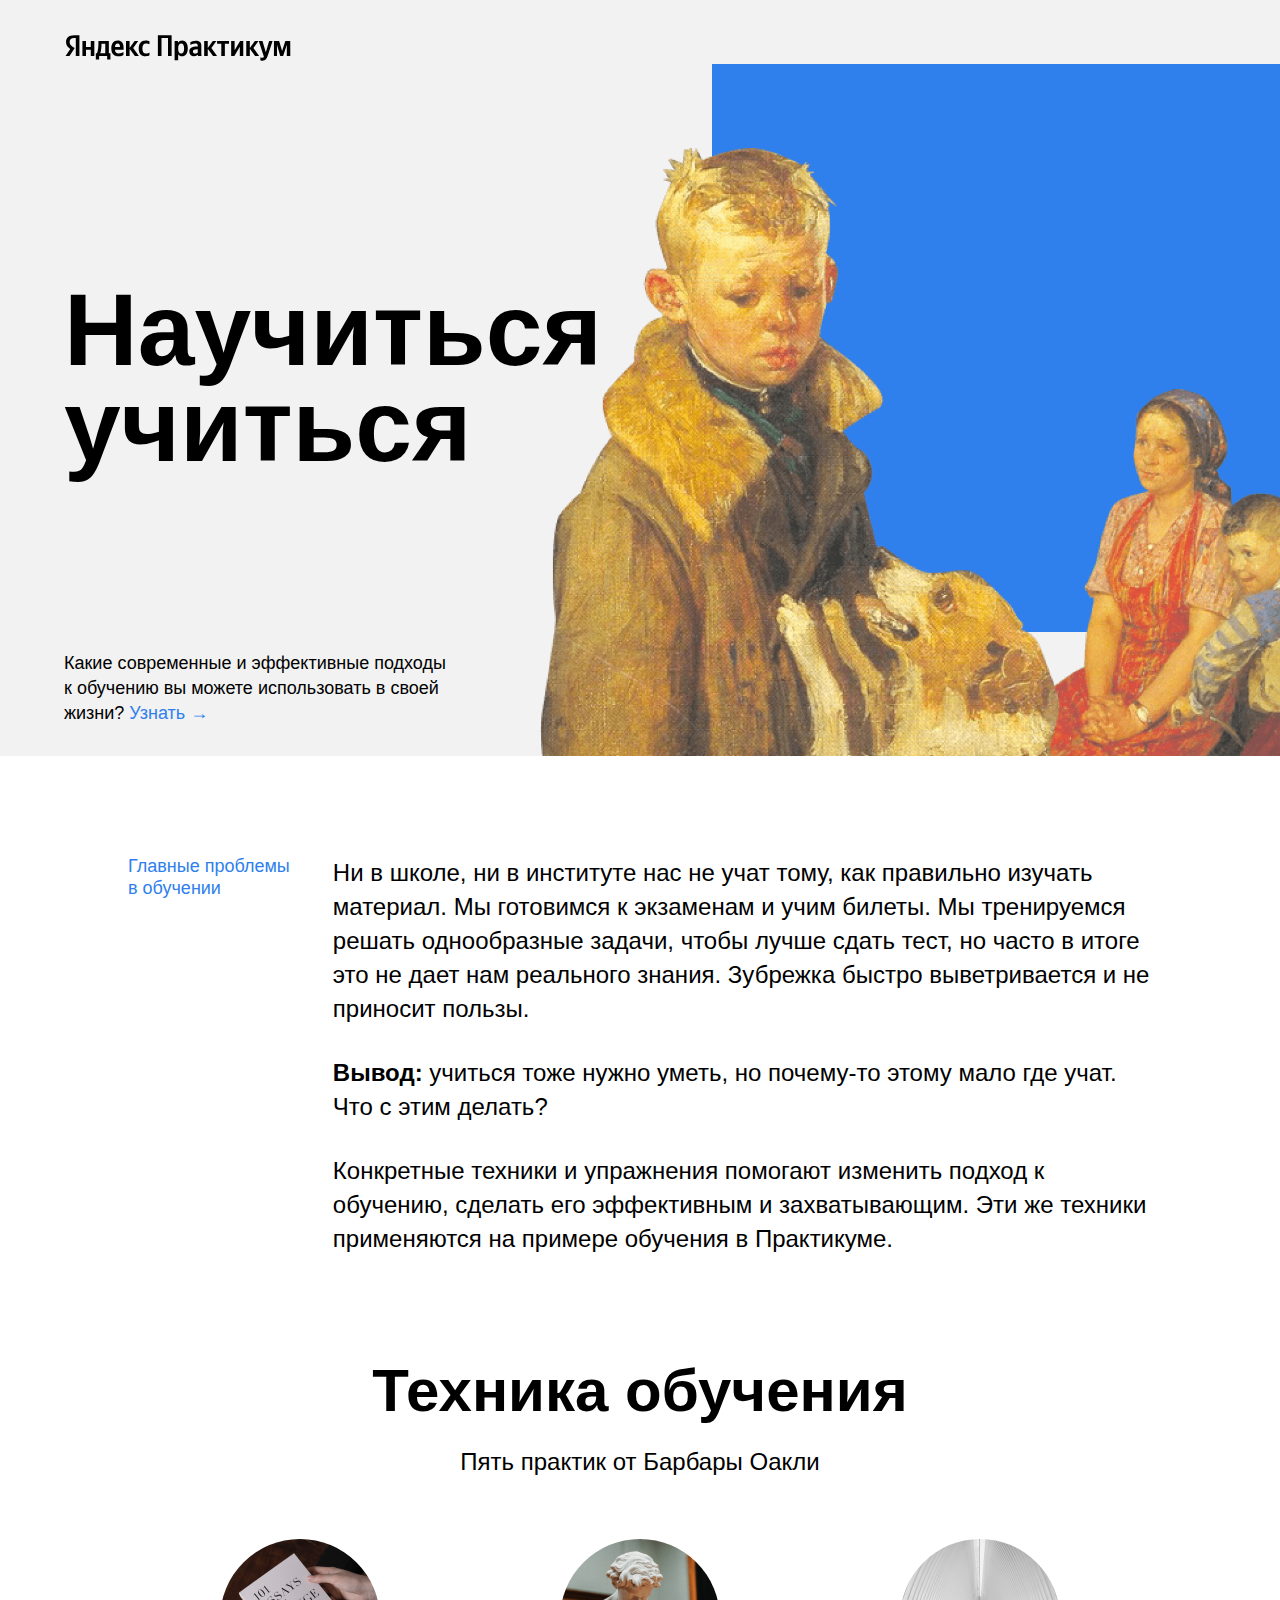
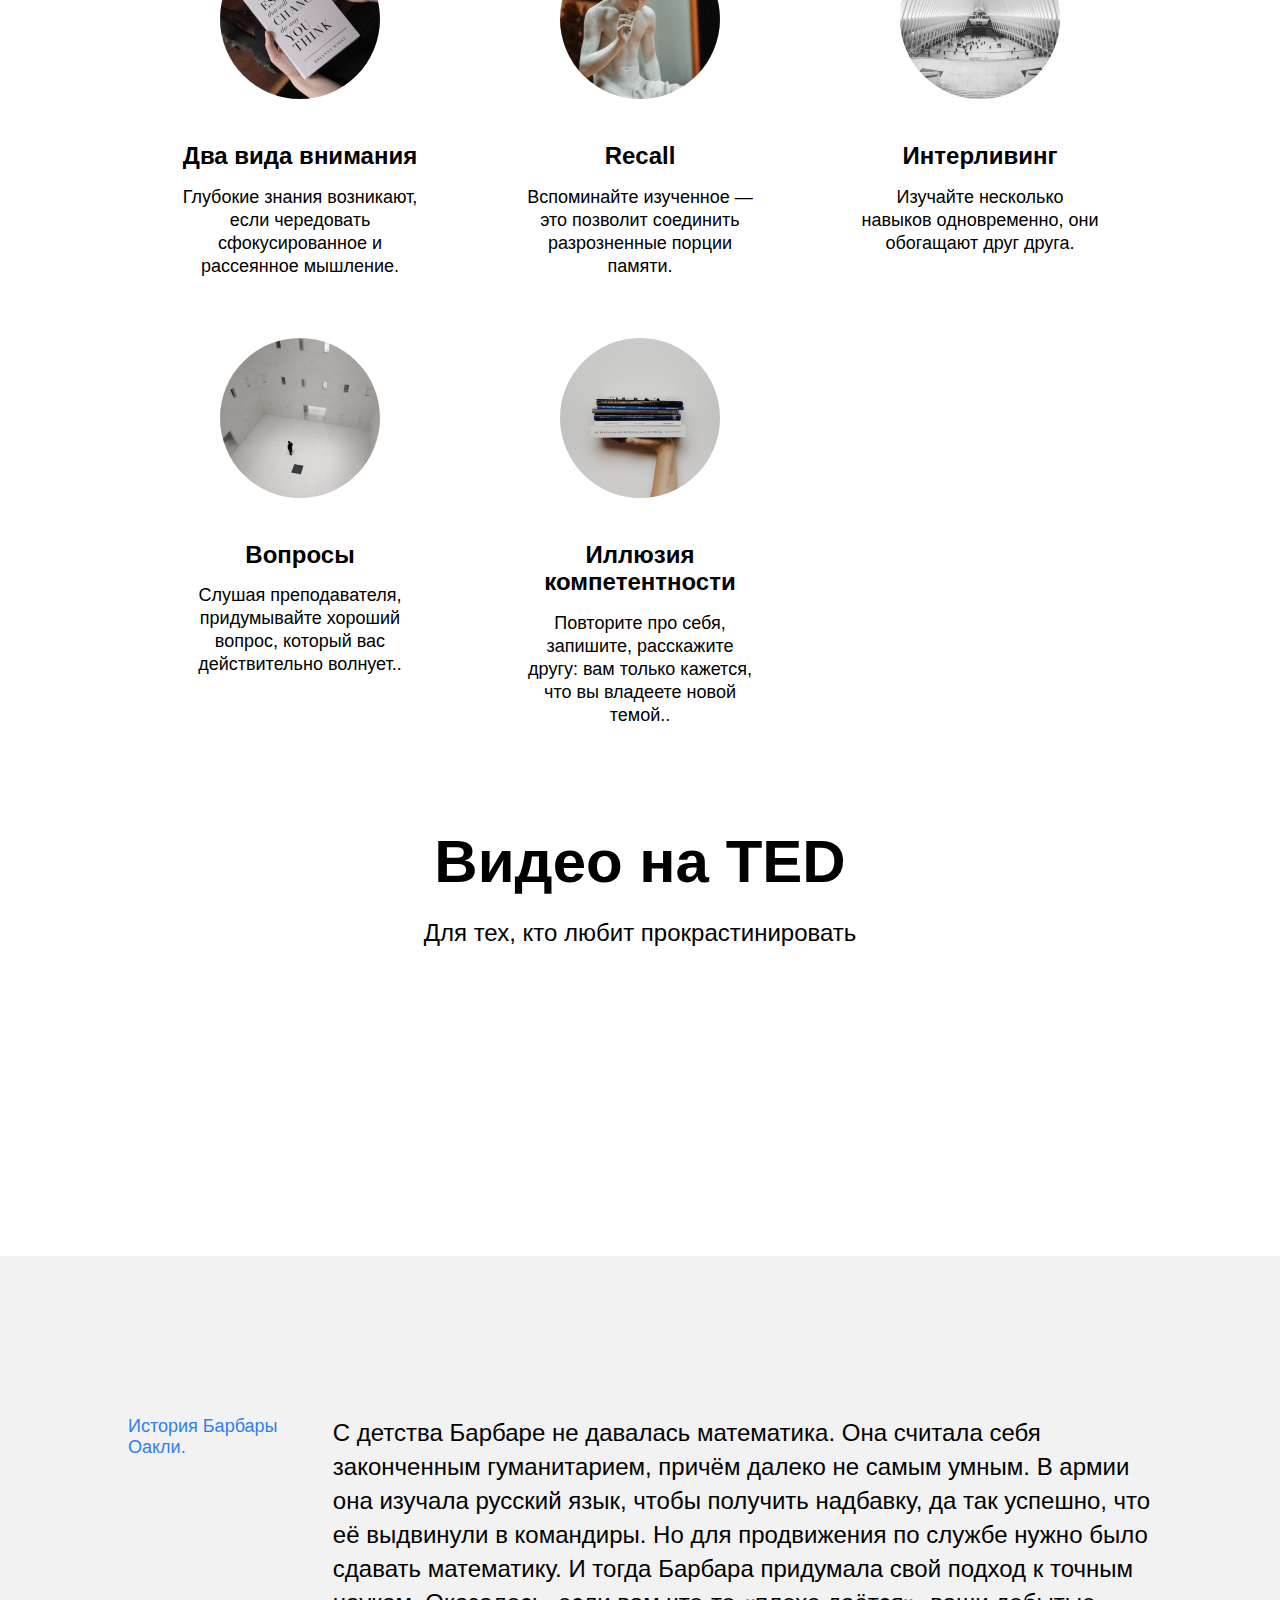
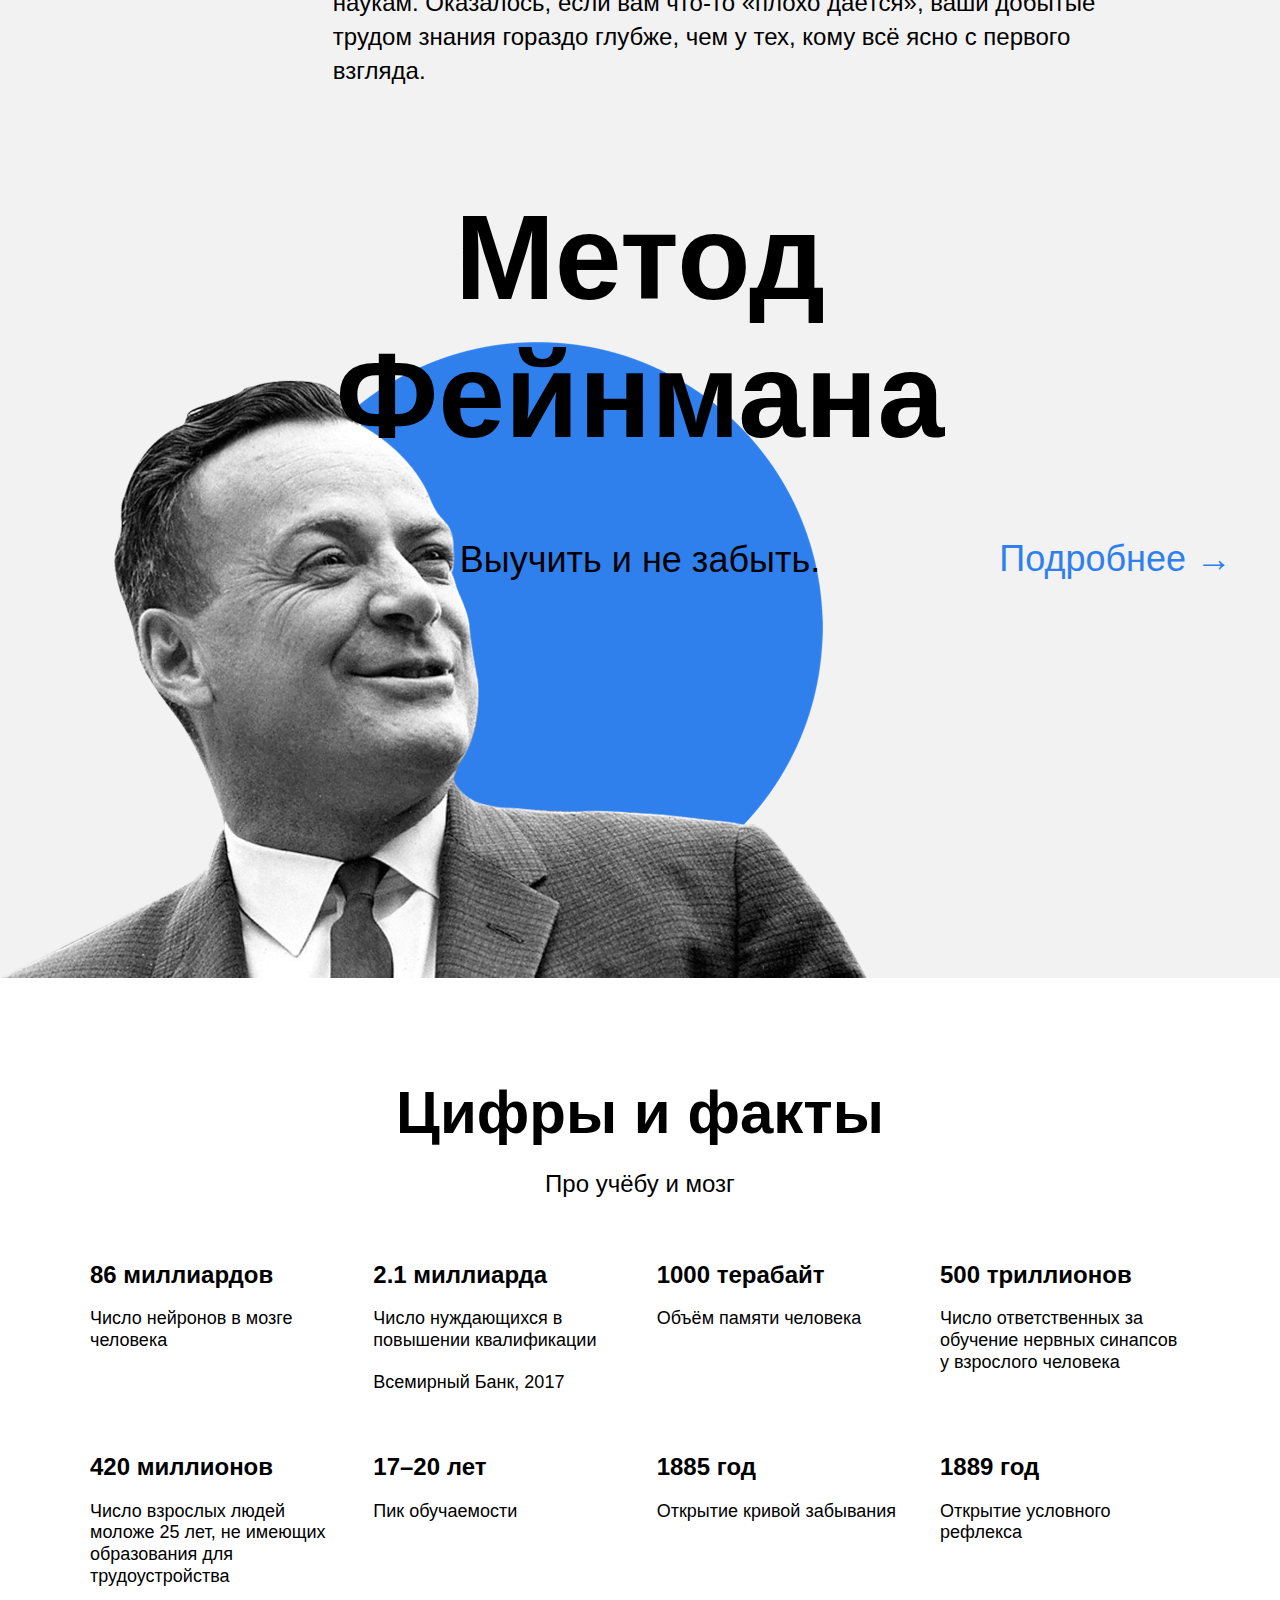
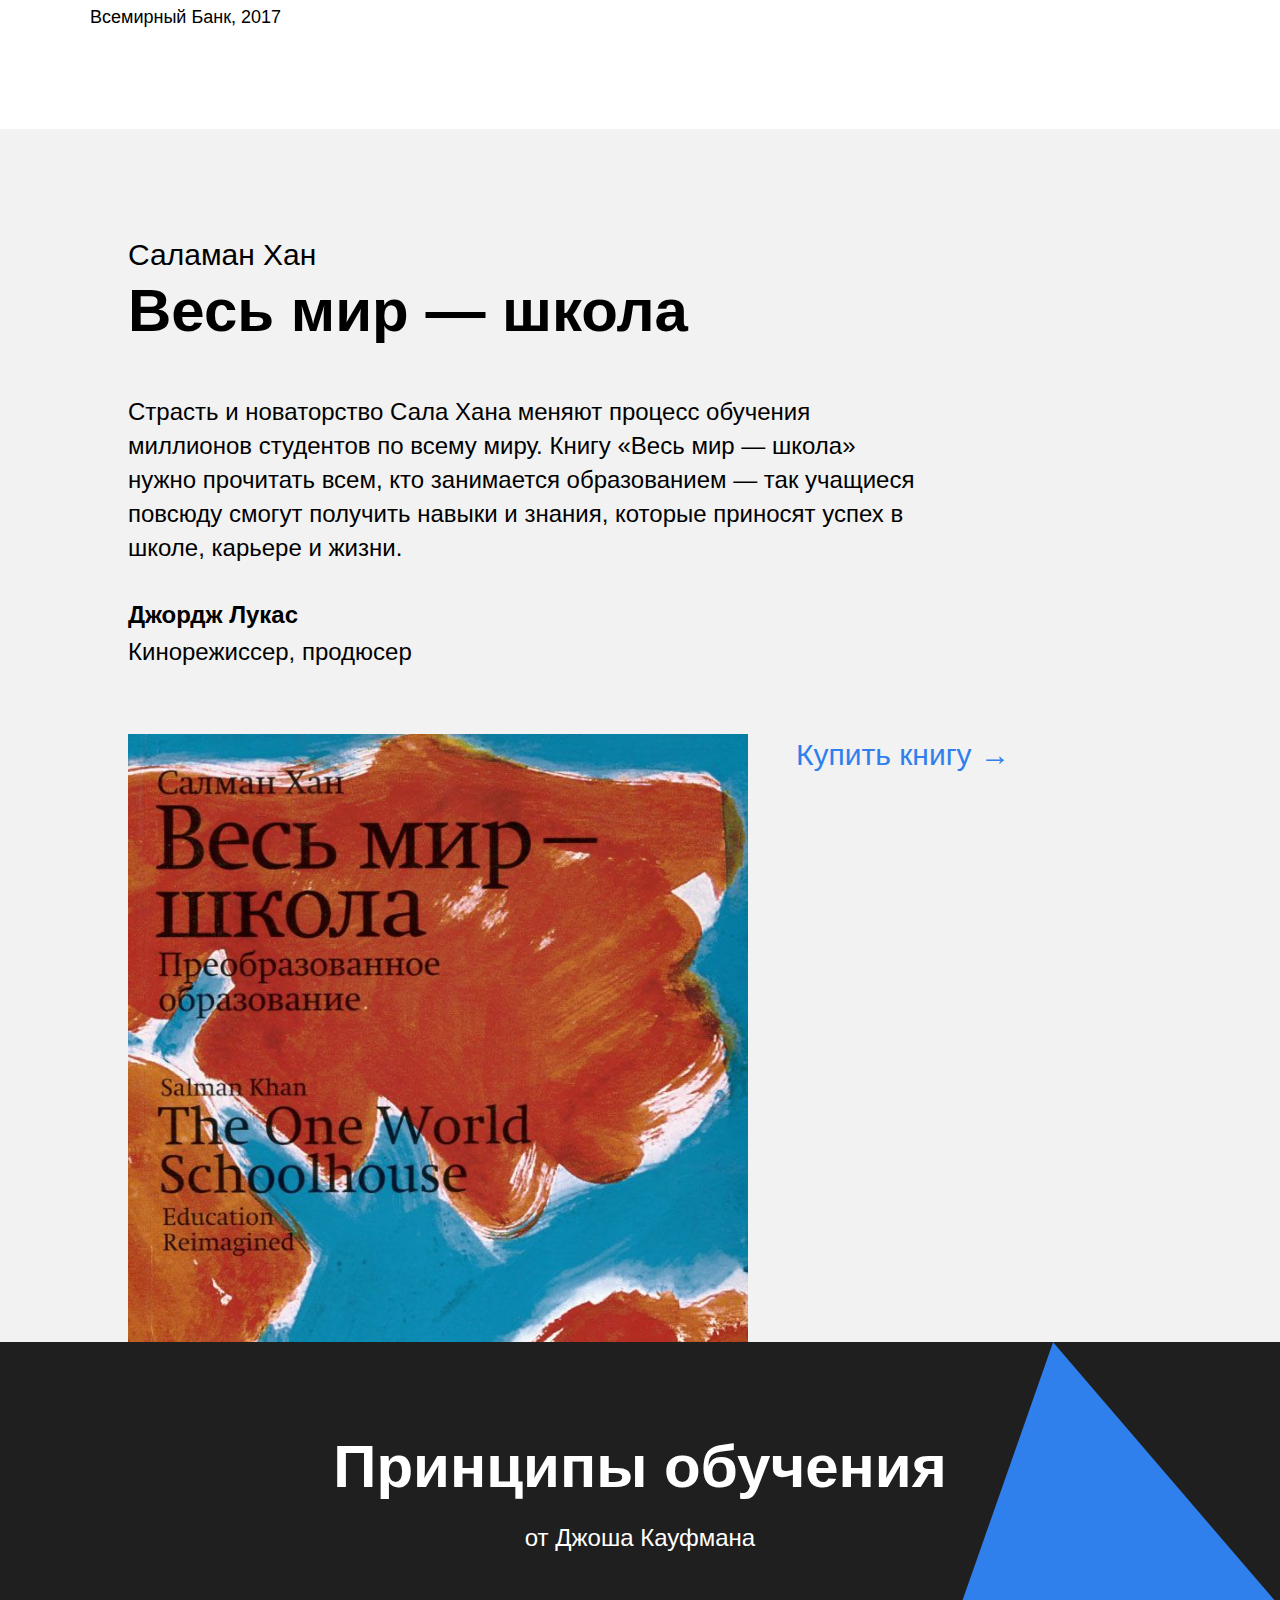
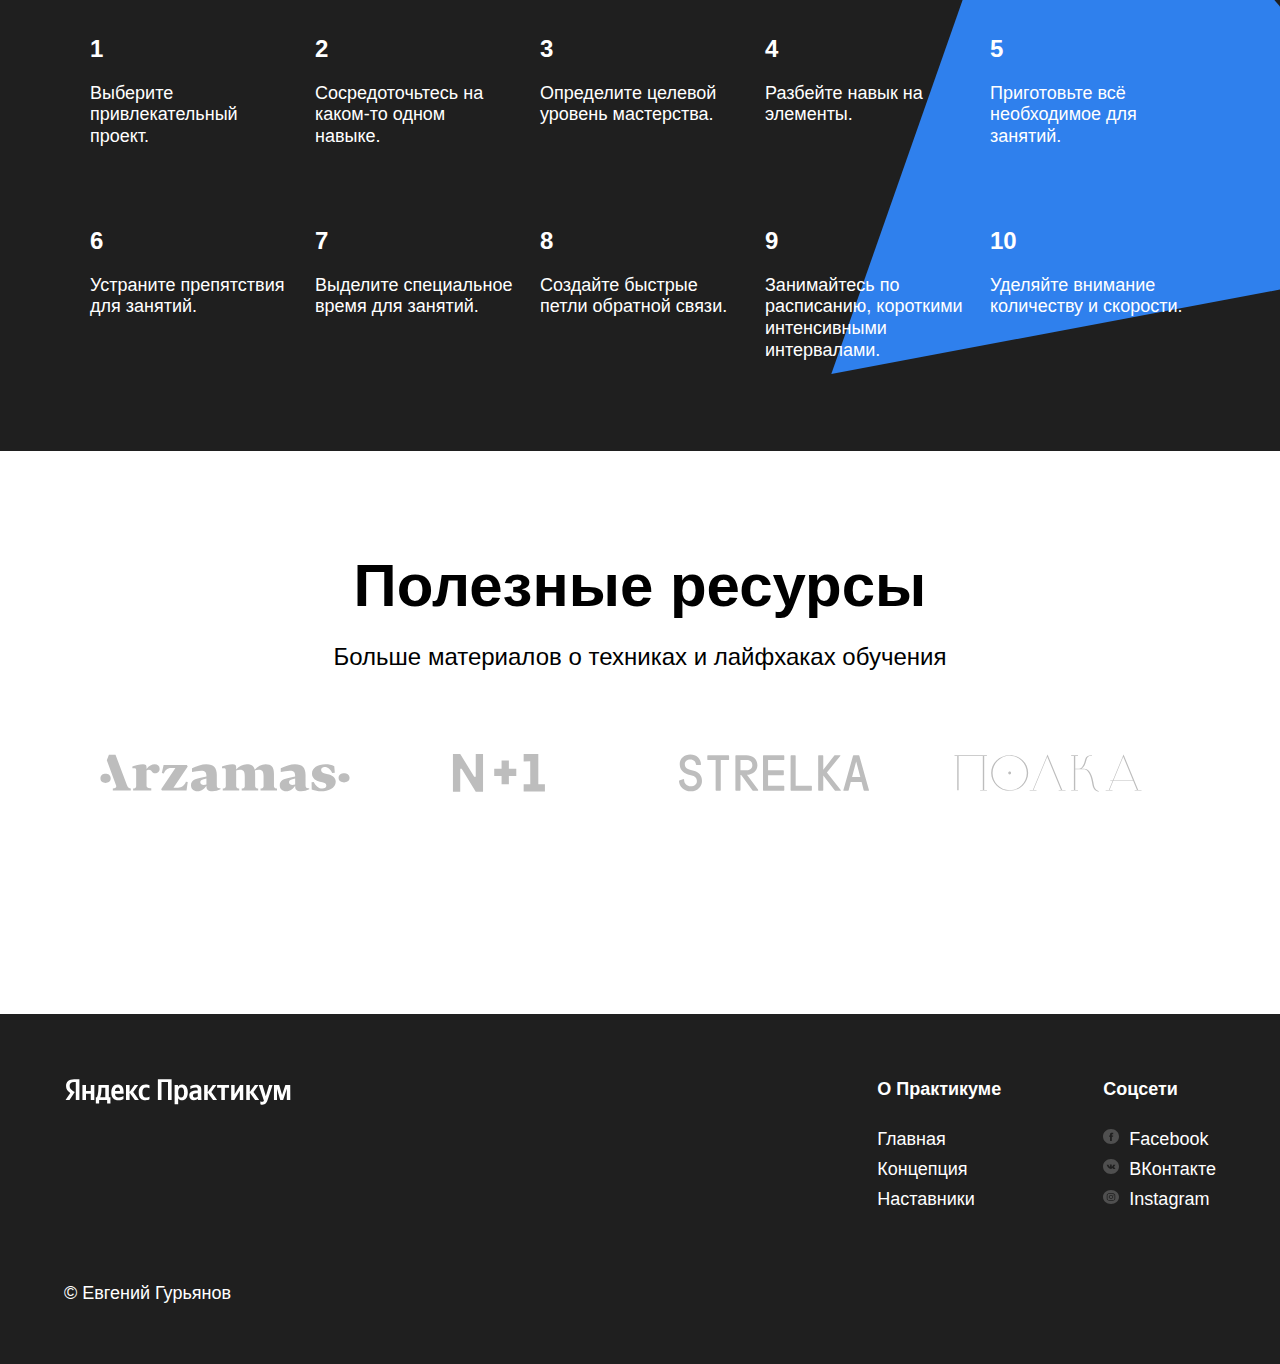
<file: how-to-learn-main/index.html>
<!DOCTYPE html>
<html lang="ru">

<head>
  <title>Научиться учиться</title>
  <meta charset="UTF-8" />
  <meta name="viewport" content="width=device-width, initial-scale=1.0" />
  <link rel="stylesheet" href="./pages/index.css" />
</head>

<body>
  <div class="page">
    <header class="header">
      <img src="./images/logo_place_header.svg" alt="Яндекс Практикум" class="logo logo_place_header" />
      <h1 class="header__title">Научиться учиться</h1>
      <p class="header__subtitle">
        Какие современные и эффективные подходы к обучению вы можете использовать в своей жизни?
        <a href="#" class="header__link opacity-link">Узнать &#8594; </a>
      </p>
      <img src="./images/two_again.png" alt="картинка" class="header__main-illustration" />
      <div class="rotation header__square-pic "></div>
    </header>
    <main class="content">
      <section class="description">
        <div class="two-columns">
          <h2 class="two-columns__brief">Главные проблемы в обучении</h2>
          <div class="two-columns__main-text">
            <p class="two-columns__paragraph">
              Ни в школе, ни в институте нас не учат тому, как правильно изучать материал. Мы готовимся к экзаменам и учим билеты. Мы тренируемся решать однообразные задачи, чтобы лучше сдать тест, но часто в итоге это не дает нам реального знания. Зубрежка быстро выветривается и не приносит пользы.
            </p>
            <p class="two-columns__paragraph"><span class="two-columns__span-accent">Вывод:</span> учиться тоже нужно уметь, но почему-то этому мало где учат. Что с этим делать?</p>
            <p class="two-columns__paragraph">Конкретные техники и упражнения помогают изменить подход к обучению, сделать его эффективным и захватывающим. Эти же техники применяются на примере обучения в Практикуме.</p>
          </div>
        </div>
      </section>
      <section class="techniques">
        <h2 class="section-title">Техника обучения</h2>
        <h3 class="section-subtitle"> Пять практик от Барбары Оакли</h3>
        <div class="cards">
          <div class="cards__item">
            <img class="cards__image" src="./images/cards-attention.png" alt="Предупреждение">
            <h4 class="cards__title">Два вида внимания</h4>
            <p class="cards__description">Глубокие знания возникают, если чередовать сфокусированное и рассеянное мышление.</p>
          </div>
          <div class="cards__item">
            <img class="cards__image" src="./images/cards-recall.png" alt="Реколл">
            <h4 class="cards__title">Recall</h4>
            <p class="cards__description">Вспоминайте изученное — это позволит соединить разрозненные порции памяти.</p>
          </div>
          <div class="cards__item">
            <img class="cards__image" src="./images/cards-interliving.png" alt="Интерливинг">
            <h4 class="cards__title">Интерливинг</h4>
            <p class="cards__description">Изучайте несколько навыков одновременно, они обогащают друг друга.</p>
          </div>
          <div class="cards__item">
            <img class="cards__image" src="./images/cards-question.png" alt="Вопросы">
            <h4 class="cards__title">Вопросы</h4>
            <p class="cards__description">Слушая преподавателя, придумывайте хороший вопрос, который вас действительно волнует..</p>
          </div>
          <div class="cards__item">
            <img class="cards__image" src="./images/cards-competence.png" alt="Компетенция">
            <h4 class="cards__title">Иллюзия компетентности</h4>
            <p class="cards__description">Повторите про себя, запишите, расскажите другу: вам только кажется, что вы владеете новой темой..</p>
          </div>
        </div>
      </section>
      <section class="video">
        <h2 class="section-title">Видео нa TED</h2>
        <h3 class="section-subtitle">Для тех, кто любит прокрастинировать</h3>
        <div class="video__iframes">
          <iframe class="video__iframe"  src="https://www.youtube.com/embed/arj7oStGLkU" title="YouTube video player" allow="accelerometer; autoplay; clipboard-write; encrypted-media; gyroscope; picture-in-picture" allowfullscreen></iframe>
          <iframe class="video__iframe" src="https://www.youtube.com/embed/5MgBikgcWnY" title="YouTube video player" allow="accelerometer; autoplay; clipboard-write; encrypted-media; gyroscope; picture-in-picture" allowfullscreen></iframe>
        </div>
      </section>
      <section class="oakley">
        <div class="two-columns">
          <h2 class="two-columns__brief">История Барбары Оакли.</h2>
          <div class="two-columns__main-text">
            <p class="two-columns__paragraph">
              С детства Барбаре не давалась математика. Она считала себя законченным гуманитарием, причём далеко не самым умным. В армии она изучала русский язык, чтобы получить надбавку, да так успешно, что её выдвинули в командиры. Но для продвижения по службе нужно было сдавать математику. И тогда Барбара придумала свой подход к точным наукам. Оказалось, если вам что-то «плохо даётся», ваши добытые трудом знания гораздо глубже, чем у тех, кому всё ясно с первого взгляда.
            </p>
          </div>
        </div>
      </section>
      <section class="feynman">
        <h2 class="feynman__title">Метод Фейнмана</h2>
        <p class="feynman__subtitle">Выучить и не забыть.</p>
        <a href="#" class="feynman__link opacity-link">Подробнее &#8594;</a>
        <img src="./images/feynman.png" alt="Фейман на фоне синего круга" class="feynman__img" />
      </section>

      <section class="digits">
        <h2 class="section-title">Цифры и факты</h2>
        <p class="section-subtitle">Про учёбу и мозг</p>
        <div class="table">
          <div class="table__cell">
            <h3 class="table__heading">86 миллиардов</h3>
            <p class="table__text">Число нейронов в мозге человека</p>
          </div>
          <div class="table__cell">
            <h3 class="table__heading">2.1 миллиарда</h3>
            <p class="table__text">Число нуждающихся в повышении квалификации</p>
            <p class="table__text">Всемирный Банк, 2017</p>
          </div>
          <div class="table__cell">
            <h3 class="table__heading">1000 терабайт</h3>
            <p class="table__text">Объём памяти человека</p>
          </div>
          <div class="table__cell">
            <h3 class="table__heading">500 триллионов</h3>
            <p class="table__text">Число ответственных за обучение нервных синапсов у взрослого человека</p>
          </div>
          <div class="table__cell">
            <h3 class="table__heading">420 миллионов</h3>
            <p class="table__text">Число взрослых людей моложе 25 лет, не имеющих образования для трудоустройства</p>
            <p class="table__text">Всемирный Банк, 2017</p>
          </div>
          <div class="table__cell">
            <h3 class="table__heading">17–20 лет</h3>
            <p class="table__text">Пик обучаемости</p>
          </div>
          <div class="table__cell">
            <h3 class="table__heading">1885 год</h3>
            <p class="table__text">Открытие кривой забывания</p>
          </div>
          <div class="table__cell">
            <h3 class="table__heading">1889 год</h3>
            <p class="table__text">Открытие условного рефлекса</p>
          </div>
        </div>
      </section>
      <section class="khan">
        <div class="khan__container">
          <p class="khan__author"> Саламан Хан</p>
          <h2 class="khan__title">Весь мир — школа</h2>
          <p class="khan__quote">Страсть и новаторство Сала Хана меняют процесс обучения миллионов студентов по всему миру. Книгу «Весь мир — школа» нужно прочитать всем, кто занимается образованием — так учащиеся повсюду смогут получить навыки и знания, которые приносят успех в школе, карьере и жизни.</p>
          <h3 class="khan__qoute-author">Джордж Лукас</h3>
          <p class="khan__quote-author-subline">Кинорежиссер, продюсер</p>
          <div class="khan__book-container">
            <img class="khan__book-pic" src="./images/khan-book.jpg" alt="обложка книги">
            <a class="khan__buy-link opacity-link" href="#">Купить книгу &#8594;</a>
          </div>
        </div>
      </section>
      <section class="kaufman">
        <h2 class="section-title_theme_dark section-title">Принципы обучения</h2>
        <h3 class="section-subtitle_theme_dark section-subtitle">от Джоша Кауфмана</h3>
        <div class="table_theme_dark table">
          <div class="table__cell_theme_dark table__cell">
            <h4 class="table__heading_theme_dark table__heading">1</h4>
            <p class="table__text_theme_dark table__text">Выберите привлекательный проект.</p>
          </div>
          <div class="table__cell_theme_dark table__cell">
            <h4 class="table__heading_theme_dark table__heading">2</h4>
            <p class="table__text_theme_dark table__text">Сосредоточьтесь на каком-то одном навыке.</p>
          </div>
          <div class="table__cell_theme_dark table__cell">
            <h4 class="table__heading_theme_dark table__heading">3</h4>
            <p class="table__text_theme_dark table__text">Определите целевой уровень мастерства.</p>
          </div>
          <div class="table__cell_theme_dark table__cell">
            <h4 class="table__heading_theme_dark table__heading">4</h4>
            <p class="table__text_theme_dark table__text">Разбейте навык на элементы.</p>
          </div>
          <div class="table__cell_theme_dark table__cell">
            <h4 class="table__heading_theme_dark table__heading">5</h4>
            <p class="table__text_theme_dark table__text">Приготовьте всё необходимое для занятий.</p>
          </div>
          <div class="table__cell_theme_dark table__cell">
            <h4 class="table__heading_theme_dark table__heading">6</h4>
            <p class="table__text_theme_dark table__text">Устраните препятствия для занятий.</p>
          </div>
          <div class="table__cell_theme_dark table__cell">
            <h4 class="table__heading_theme_dark table__heading">7</h4>
            <p class="table__text_theme_dark table__text">Выделите специальное время для занятий.</p>
          </div>
          <div class="table__cell_theme_dark table__cell">
            <h4 class="table__heading_theme_dark table__heading">8</h4>
            <p class="table__text_theme_dark table__text">Создайте быстрые петли обратной связи.</p>
          </div>
          <div class="table__cell_theme_dark table__cell">
            <h4 class="table__heading_theme_dark table__heading">9</h4>
            <p class="table__text_theme_dark table__text">Занимайтесь по расписанию, короткими интенсивными интервалами.</p>
          </div>
          <div class="table__cell_theme_dark table__cell">
            <h4 class="table__heading_theme_dark table__heading">10</h4>
            <p class="table__text_theme_dark table__text">Уделяйте внимание количеству и скорости.</p>
          </div>
        </div>
        <div class="rotation kaufman__triangle"></div>
      </section>

      <section class="resources">
        <h2 class="section-title">Полезные ресурсы</h2>
        <p class="section-subtitle"> Больше материалов о техниках и лайфхаках обучения</p>
        <div class="resources__logo-zone">
          <a class="resources__link opacity-link" href="#"><img class="resources__logo" src="./images/resources-arzamas.svg" alt="арзамас"></a>
          <a class="resources__link opacity-link" href="#"><img class="resources__logo" src="./images/resources-n1.svg" alt="Н+1"></a>
          <a class="resources__link opacity-link" href="#"><img class="resources__logo" src="./images/resources-strelka.svg" alt="стрелка"></a>
          <a class="resources__link opacity-link" href="#"><img class="resources__logo" src="./images/resources-polka.svg" alt="полка"></a>
        </div>
      </section>
    </main>

    <footer class="footer">
      <div class="footer__columns">
        <div class="footer__column footer__column_content_copyright">
          <img src="./images/logo_place_footer.svg" alt="Яндекс Практикум" class="logo logo_place_footer" />
          <p class="footer__author">
            &copy; Евгений Гурьянов
          </p>
        </div>
        <nav class="footer__column footer__column_content_info">
          <h4 class="footer__column-heading">О Практикуме</h4>
          <ul class="footer__column-links">
            <li>
              <a href="#" class="footer__column-link opacity-link">Главная</a>
            </li>
            <li>
              <a href="#" class="footer__column-link opacity-link">Концепция</a>
            </li>
            <li>
              <a href="#" class="footer__column-link opacity-link">Наставники</a>
            </li>
          </ul>
        </nav>
        <nav class="footer__column footer__column_content_social">
          <h4 class="footer__column-heading">Соцсети</h4>
          <ul class="footer__column-links">
            <li>
              <a href="#" class="footer__column-link opacity-link" lang="en"><img src="./images/facebook_color_white.svg" alt="Фейсбук" class="footer__social-icon" />Facebook</a>
            </li>
            <li>
              <a href="#" class="footer__column-link opacity-link"><img src="./images/vk_color_white.svg" alt="ВК" class="footer__social-icon" />ВКонтакте</a>
            </li>
            <li>
              <a href="#" class="footer__column-link opacity-link" lang="en"><img src="./images/instagram_color_white.svg" alt="Инстаграм" class="footer__social-icon" />Instagram</a>
            </li>
          </ul>
        </nav>
      </div>
    </footer>
  </div>
</body>

</html>
</file>
<file: how-to-learn-main/pages/index.css>
@import url(../vendor/normalize.css);
@import url(../blocks/page/page.css);
@import url(../blocks/digits/digits.css);
@import url(../blocks/feynman/feynman.css);
@import url(../blocks/feynman/__img/feynman__img.css);
@import url(../blocks/feynman/__link/feynman__link.css);
@import url(../blocks/feynman/__subtitle/feynman__subtitle.css);
@import url(../blocks/feynman/__title/feynman__title.css);
@import url(../blocks/footer/footer.css);
@import url(../blocks/footer/__author/footer__author.css);
@import url(../blocks/footer/__column-link/footer__column-link.css);
@import url(../blocks/footer/__column-links/footer__column-links.css);
@import url(../blocks/footer/__column/_content/footer__column_content_copyright.css);
@import url(../blocks/footer/__column/_content/footer__column_content_info.css);
@import url(../blocks/footer/__column/_content/footer__column_content_social.css);
@import url(../blocks/footer/__columns-heading/footer__columns-heading.css);
@import url(../blocks/footer/__columns/footer__columns.css);
@import url(../blocks/footer/__social-icon/footer__social-icon.css);
@import url(../blocks/header/header.css);
@import url(../blocks/header/__link/header__link.css);
@import url(../blocks/header/__main-illustration/header__main-illustration.css);
@import url(../blocks/header/__square-pic/header__square-pic.css);
@import url(../blocks/header/__subtitle/header__subtitle.css);
@import url(../blocks/header/__title/header__title.css);
@import url(../blocks/kaufman/kaufman.css);
@import url(../blocks/kaufman/__triangle/kaufman__triangle.css);
@import url(../blocks/logo/logo.css);
@import url(../blocks/logo/_place/logo_place_footer.css);
@import url(../blocks/logo/_place/logo_place_header.css);
@import url(../blocks/section-subtitle/section-subtitle.css);
@import url(../blocks/section-subtitle/_theme/section-subtitle_theme_dark.css);
@import url(../blocks/section-title/section-title.css);
@import url(../blocks/section-title/_theme/section-title_theme_dark.css);
@import url(../blocks/table/table.css);
@import url(../blocks/table/__cell/table__cell.css);
@import url(../blocks/table/__cell/_theme/table__cell_theme_dark.css);
@import url(../blocks/table/__heading/table__heading.css);
@import url(../blocks/table/__heading/_theme/table__heading_theme_dark.css);
@import url(../blocks/table/__text/table__text.css);
@import url(../blocks/table/__text/_theme/table__text_theme_dark.css);
@import url(../blocks/table/_theme/table_theme_dark.css);
@import url(../blocks/two-columns/two-columns.css);
@import url(../blocks/two-columns/__brief/two-columns__brief.css);
@import url(../blocks/two-columns/__main-text/two-columns__main-text.css);
@import url(../blocks/two-columns/__paragraph/two-columns__paragraph.css);
@import url(../blocks/two-columns/__span-accent/two-columns__span-accent.css);
@import url(../blocks/rotation/rotation.css);
@import url(../blocks/techniques/techniques.css);
@import url(../blocks/cards/cards.css);
@import url(../blocks/cards/__description/cards__description.css);
@import url(../blocks/cards/__image/cards__image.css);
@import url(../blocks/cards/__item/cards__item.css);
@import url(../blocks/cards/__title/cards__title.css);
@import url(../blocks/video/video.css);
@import url(../blocks/video/__iframe/video__iframe.css);
@import url(../blocks/video/__iframes/video__iframes.css);
@import url(../blocks/oakley/oakley.css);
@import url(../blocks/khan/khan.css);
@import url(../blocks/khan/__author/khan__author.css);
@import url(../blocks/khan/__book-container/khan__book-container.css);
@import url(../blocks/khan/__book-pic/khan__book-pic.css);
@import url(../blocks/khan/__buy-link/khan__buy-link.css);
@import url(../blocks/khan/__container/khan__container.css);
@import url(../blocks/khan/__qoute-author/khan__qoute-author.css);
@import url(../blocks/khan/__quote-author-subline/khan__quote-author-subline.css);
@import url(../blocks/khan/__quote/khan__quote.css);
@import url(../blocks/khan/__title/khan__title.css);
@import url(../blocks/resources/resources.css);
@import url(../blocks/resources/__logo-zone/resources__logo-zone.css);
@import url(../blocks/resources/__logo/resources__logo.css);
@import url(../blocks/opacity-link/opacity-link.css);
</file>
